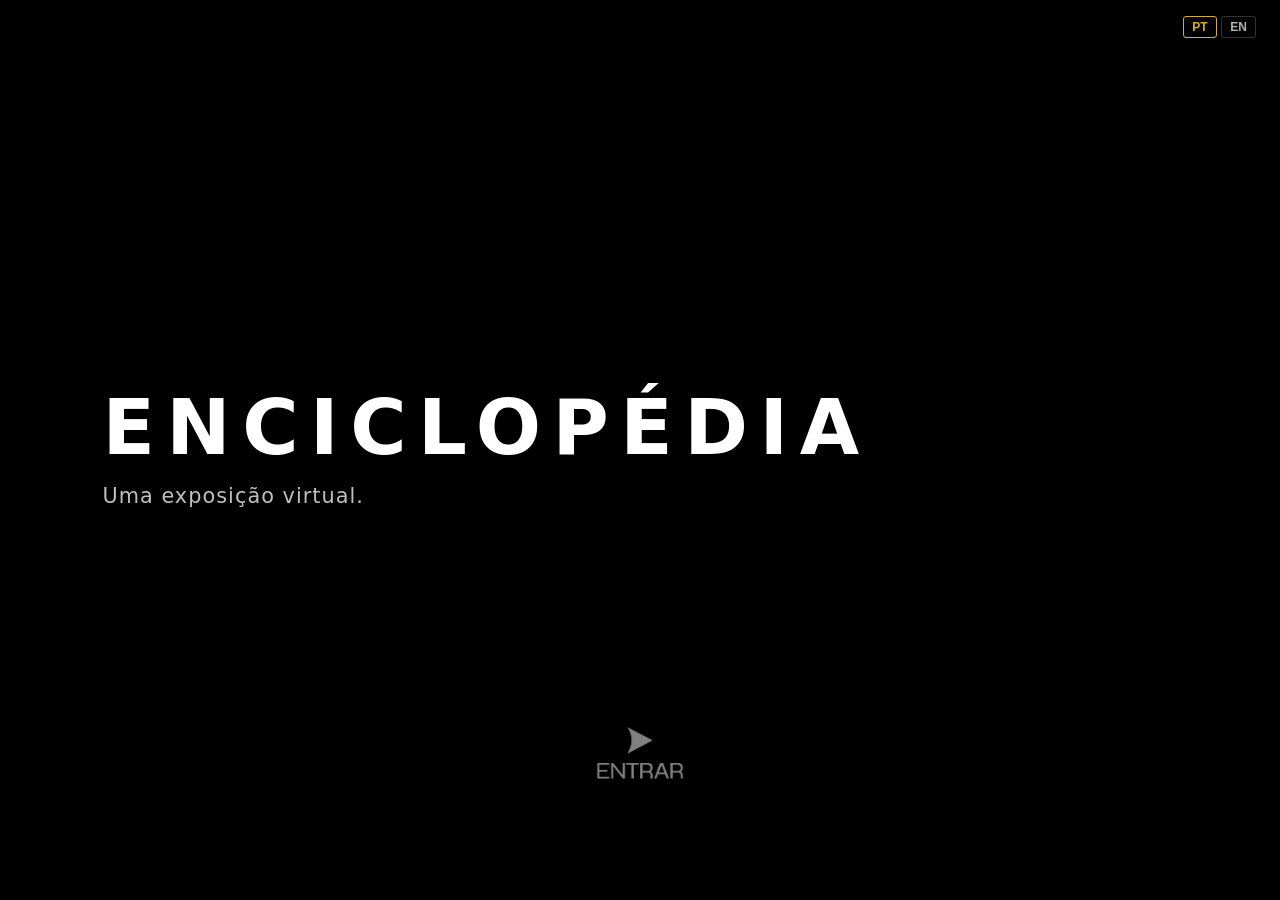
<file: index.html>
<!DOCTYPE html>
<html lang="pt">

<head>
  <meta charset="UTF-8" />
  <meta name="viewport" content="width=device-width, initial-scale=1.0" />
  <title>Exposição Virtual</title>
  <meta name="description" content="Exposição virtual de um projeto académico." />
  <link rel="stylesheet" href="css/style.css" />
</head>

<body>

  <section class="entry-screen" id="entry-screen" aria-label="Entrada da exposição">
    <video class="entry-video" autoplay muted loop playsinline>
      <source src="assets/videos/PÁGINA DE ENTRADA - FIM.mp4?v=2" type="video/mp4" />
    </video>
    <div class="entry-overlay"></div>
    <div class="entry-content">
      <h1 class="entry-title" data-pt="Enciclopédia" data-en="Encyclopaedia">Enciclopédia</h1>
      <p class="entry-subtitle" data-pt="Uma exposição virtual." data-en="A virtual exhibition.">Uma exposição virtual.</p>
    </div>
    <button class="entry-button" id="entry-button" type="button" aria-label="Entrar">
      <img src="assets/images/Ícone Entrar.png" alt="Entrar"
           data-pt-src="assets/images/Ícone Entrar.png"
           data-en-src="assets/images/ENTER.png" />
    </button>
  </section>

  <div id="site-content" hidden>

    <!-- Hero -->
    <section id="home" class="hero">
      <div class="hero-overlay"></div>
      <div class="hero-content">
        <h1 data-pt="A ENCICLOPÉDIA" data-en="THE ENCYCLOPAEDIA">A ENCICLOPÉDIA</h1>
        <a href="sobre.html" class="btn" data-pt="Iniciar a visita" data-en="Start the visit">Iniciar a visita</a>
      </div>
    </section>

  </div>

  <div class="lang-switcher" id="lang-switcher-entry">
    <button class="lang-btn lang-active" data-lang="pt">PT</button>
    <button class="lang-btn" data-lang="en">EN</button>
  </div>

  <script src="js/script.js"></script>
  <script src="js/i18n.js"></script>
</body>

</html>
</file>
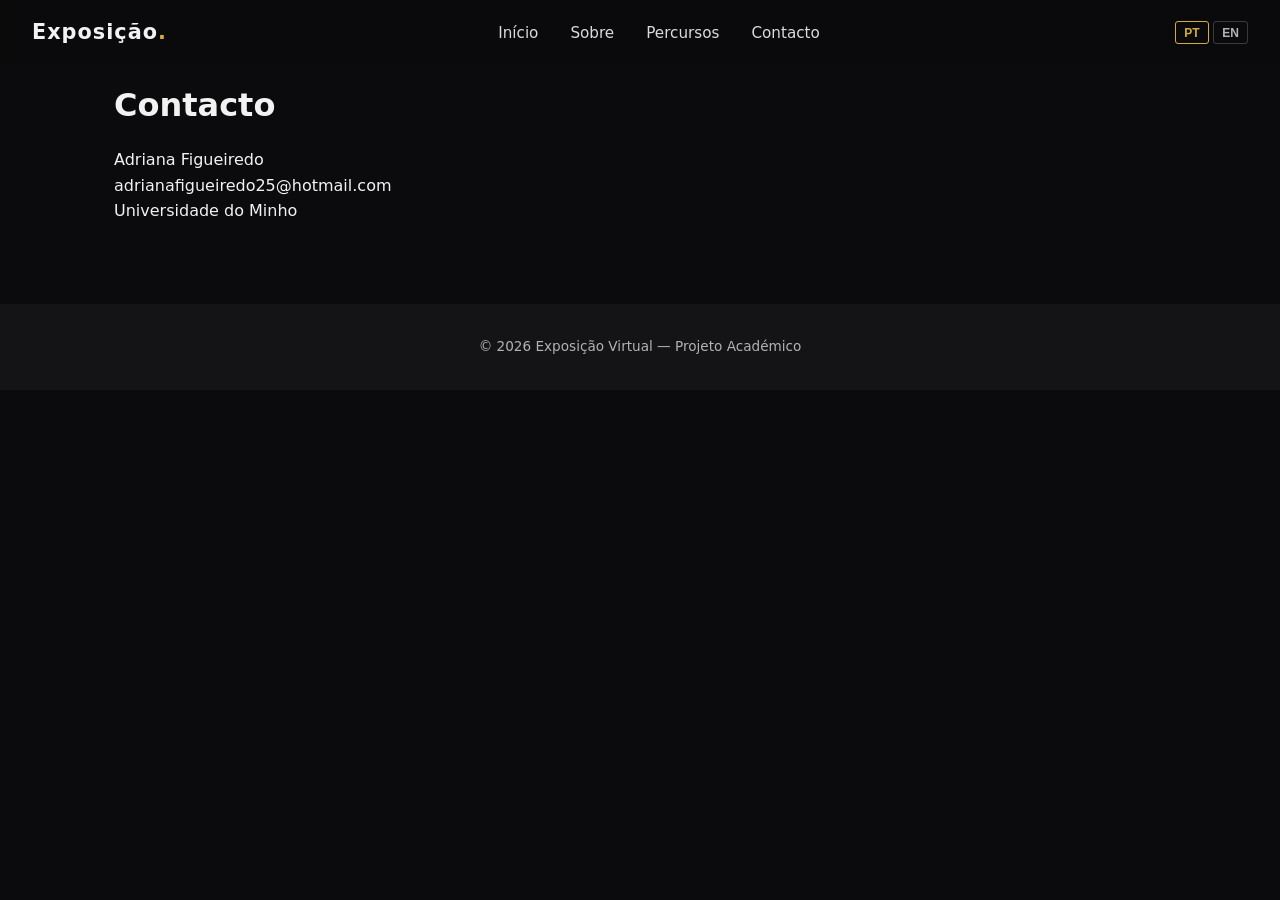
<file: contacto.html>
<!DOCTYPE html>
<html lang="pt">

<head>
  <meta charset="UTF-8" />
  <meta name="viewport" content="width=device-width, initial-scale=1.0" />
  <title>Contacto</title>
  <meta name="description" content="Contactos da exposição A Enciclopédia." />
  <link rel="stylesheet" href="css/style.css" />
</head>

<body>
  <header class="navbar">
    <a href="index.html" class="logo">Exposição<span>.</span></a>
    <nav>
      <ul>
        <li><a href="index.html" data-pt="Início" data-en="Home">Início</a></li>
        <li><a href="sobre.html" data-pt="Sobre" data-en="About">Sobre</a></li>
        <li><a href="percursos.html" data-pt="Percursos" data-en="Paths">Percursos</a></li>
        <li><a href="contacto.html" aria-current="page" data-pt="Contacto" data-en="Contact">Contacto</a></li>
      </ul>
    </nav>
    <div class="lang-switcher">
      <button class="lang-btn" data-lang="pt">PT</button>
      <button class="lang-btn" data-lang="en">EN</button>
    </div>
    <button class="nav-toggle" aria-label="Abrir menu">☰</button>
  </header>

  <main>
    <section class="section">
      <div class="container">
        <h2 data-pt="Contacto" data-en="Contact">Contacto</h2>
        <p>Adriana Figueiredo</p>
        <p>adrianafigueiredo25@hotmail.com</p>
        <p data-pt="Universidade do Minho" data-en="University of Minho">Universidade do Minho</p>
      </div>
    </section>
  </main>

  <footer class="footer">
    <p data-pt="&copy; 2026 Exposição Virtual — Projeto Académico" data-en="&copy; 2026 Virtual Exhibition — Academic Project">&copy; 2026 Exposição Virtual — Projeto Académico</p>
  </footer>

  <script src="js/script.js"></script>
  <script src="js/i18n.js"></script>
</body>

</html>
</file>
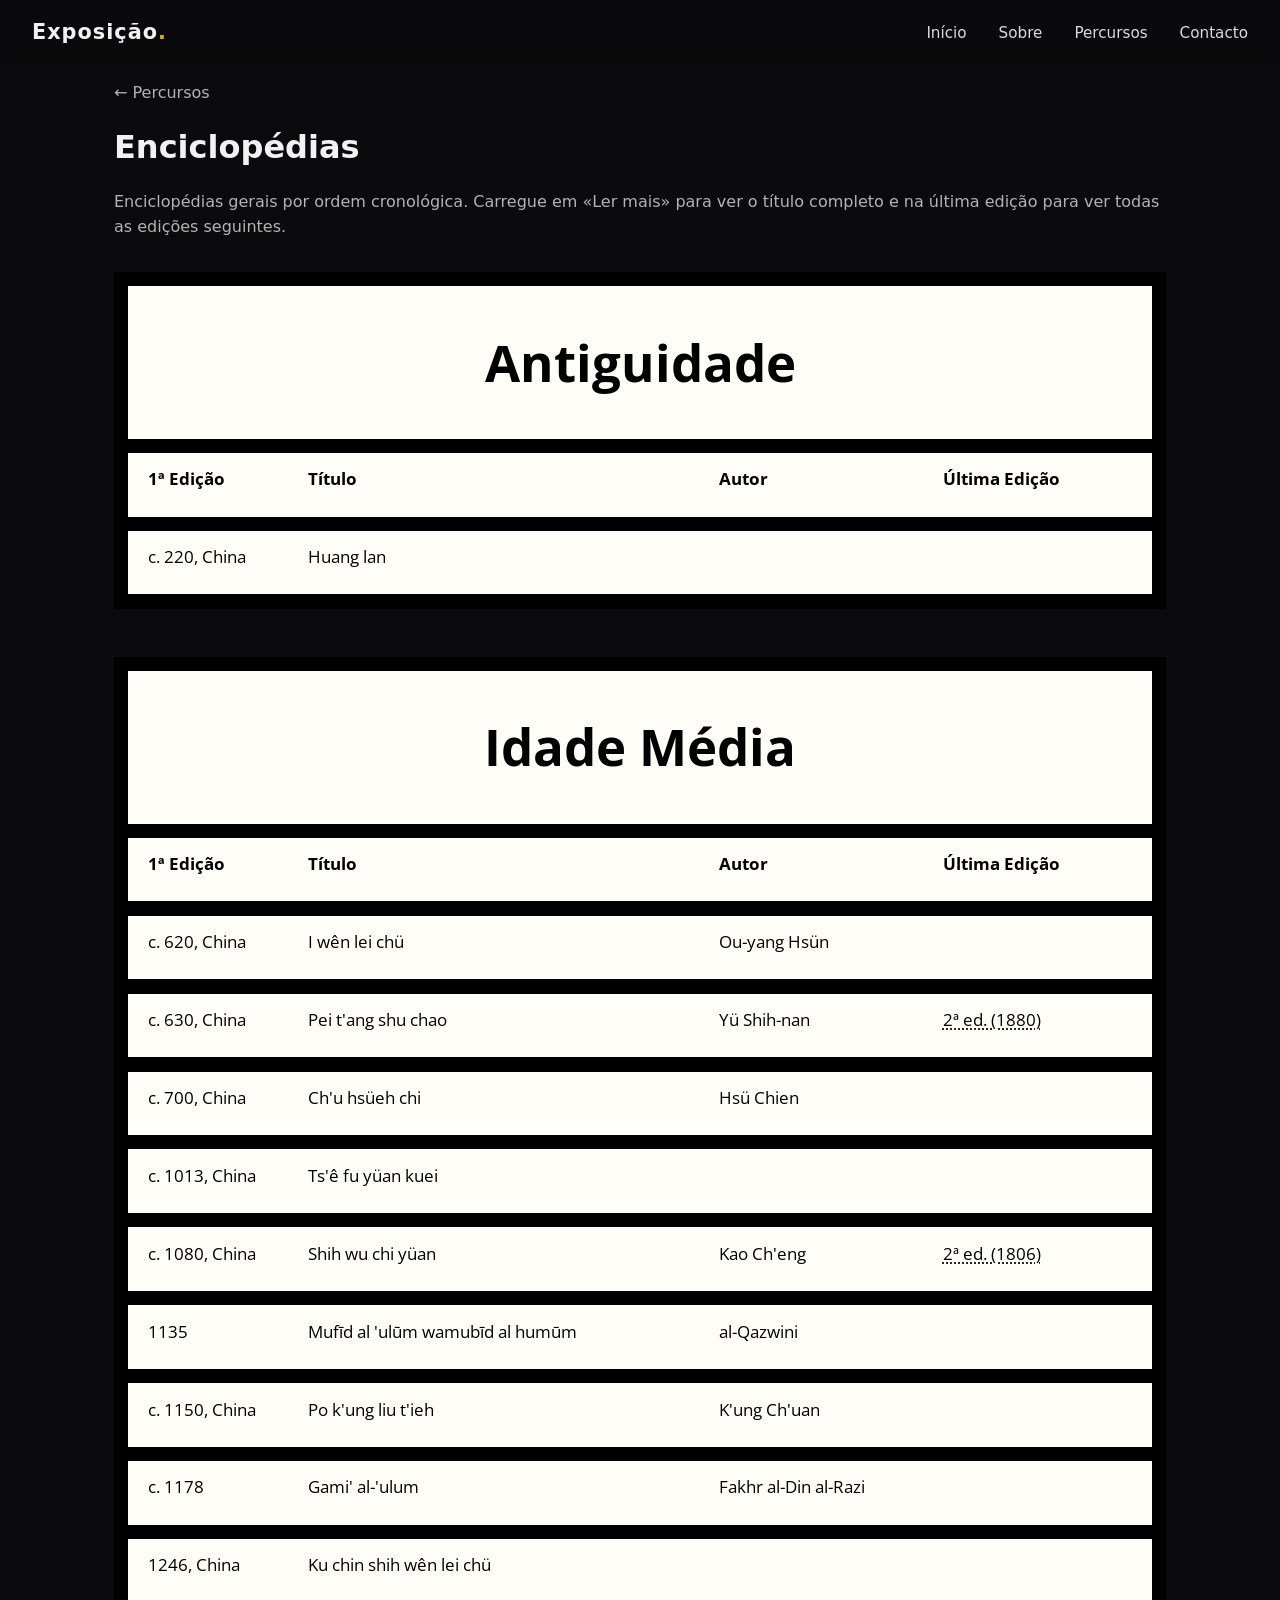
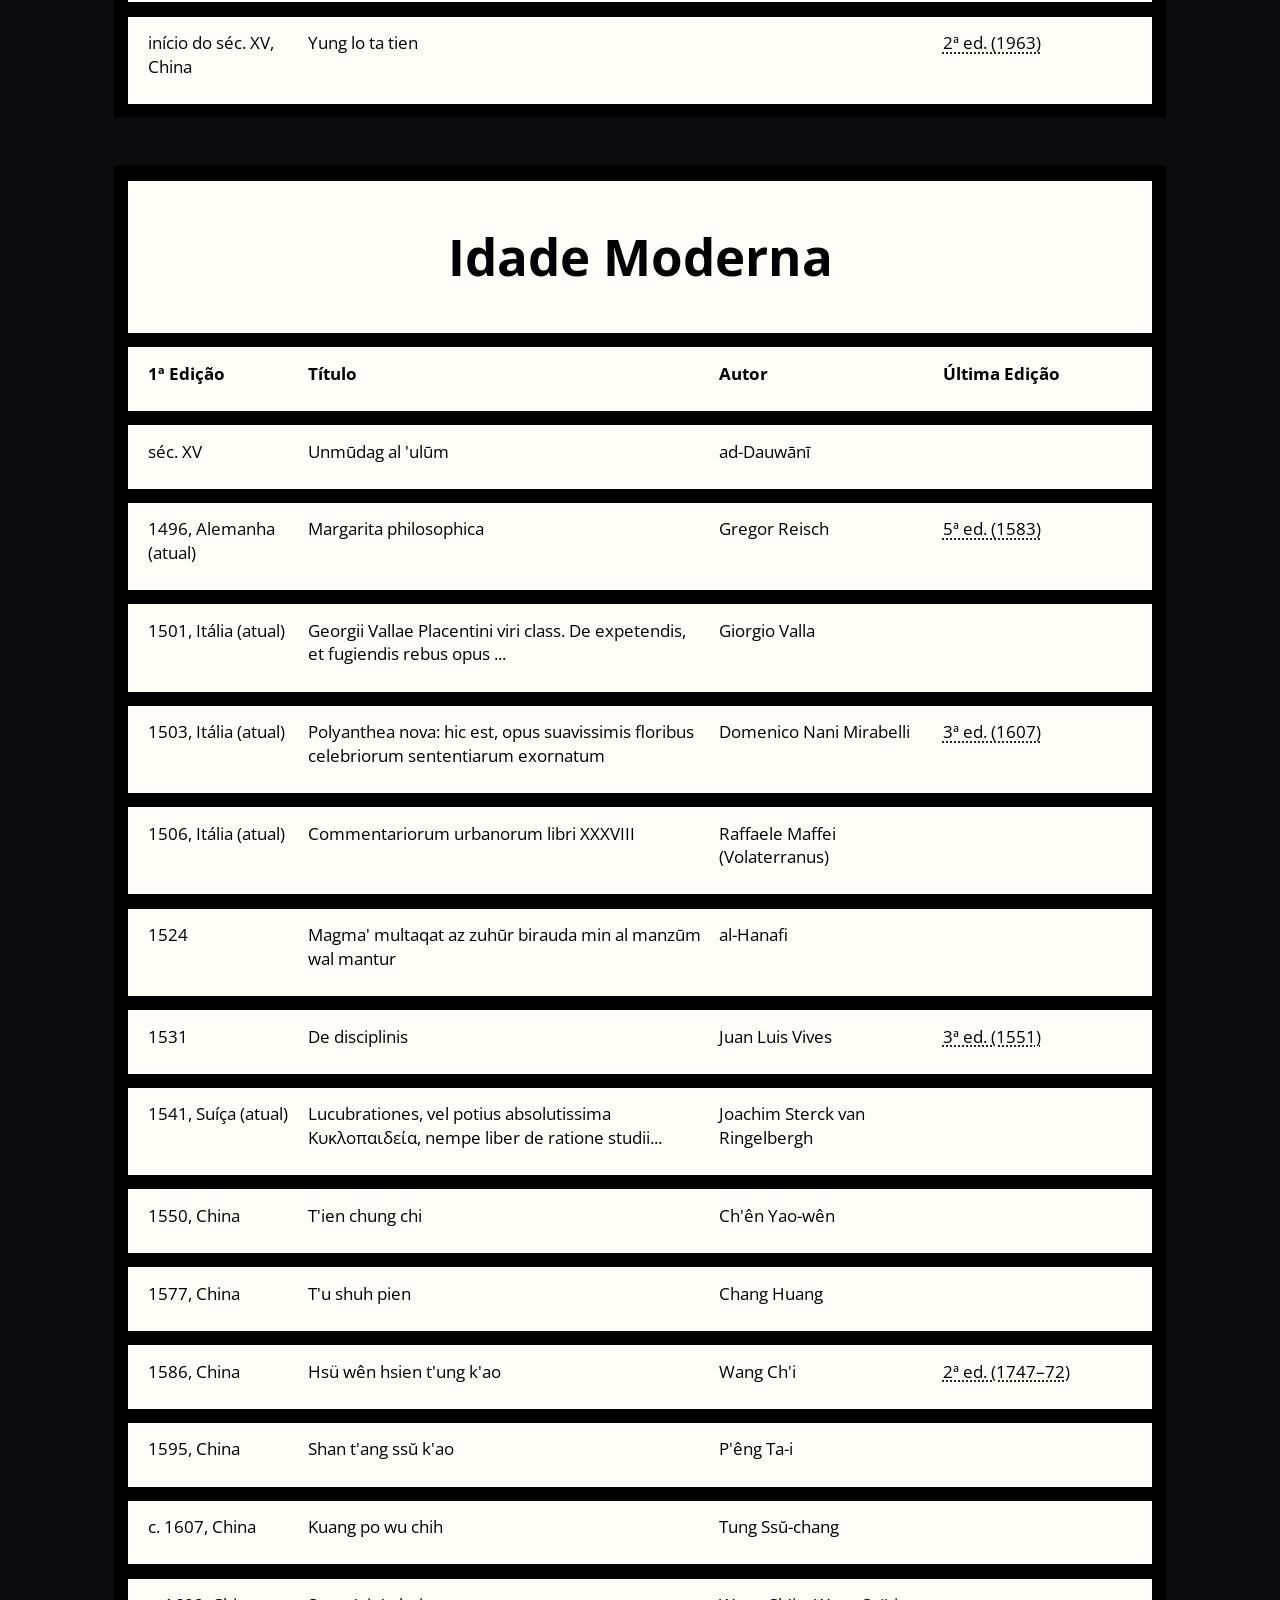
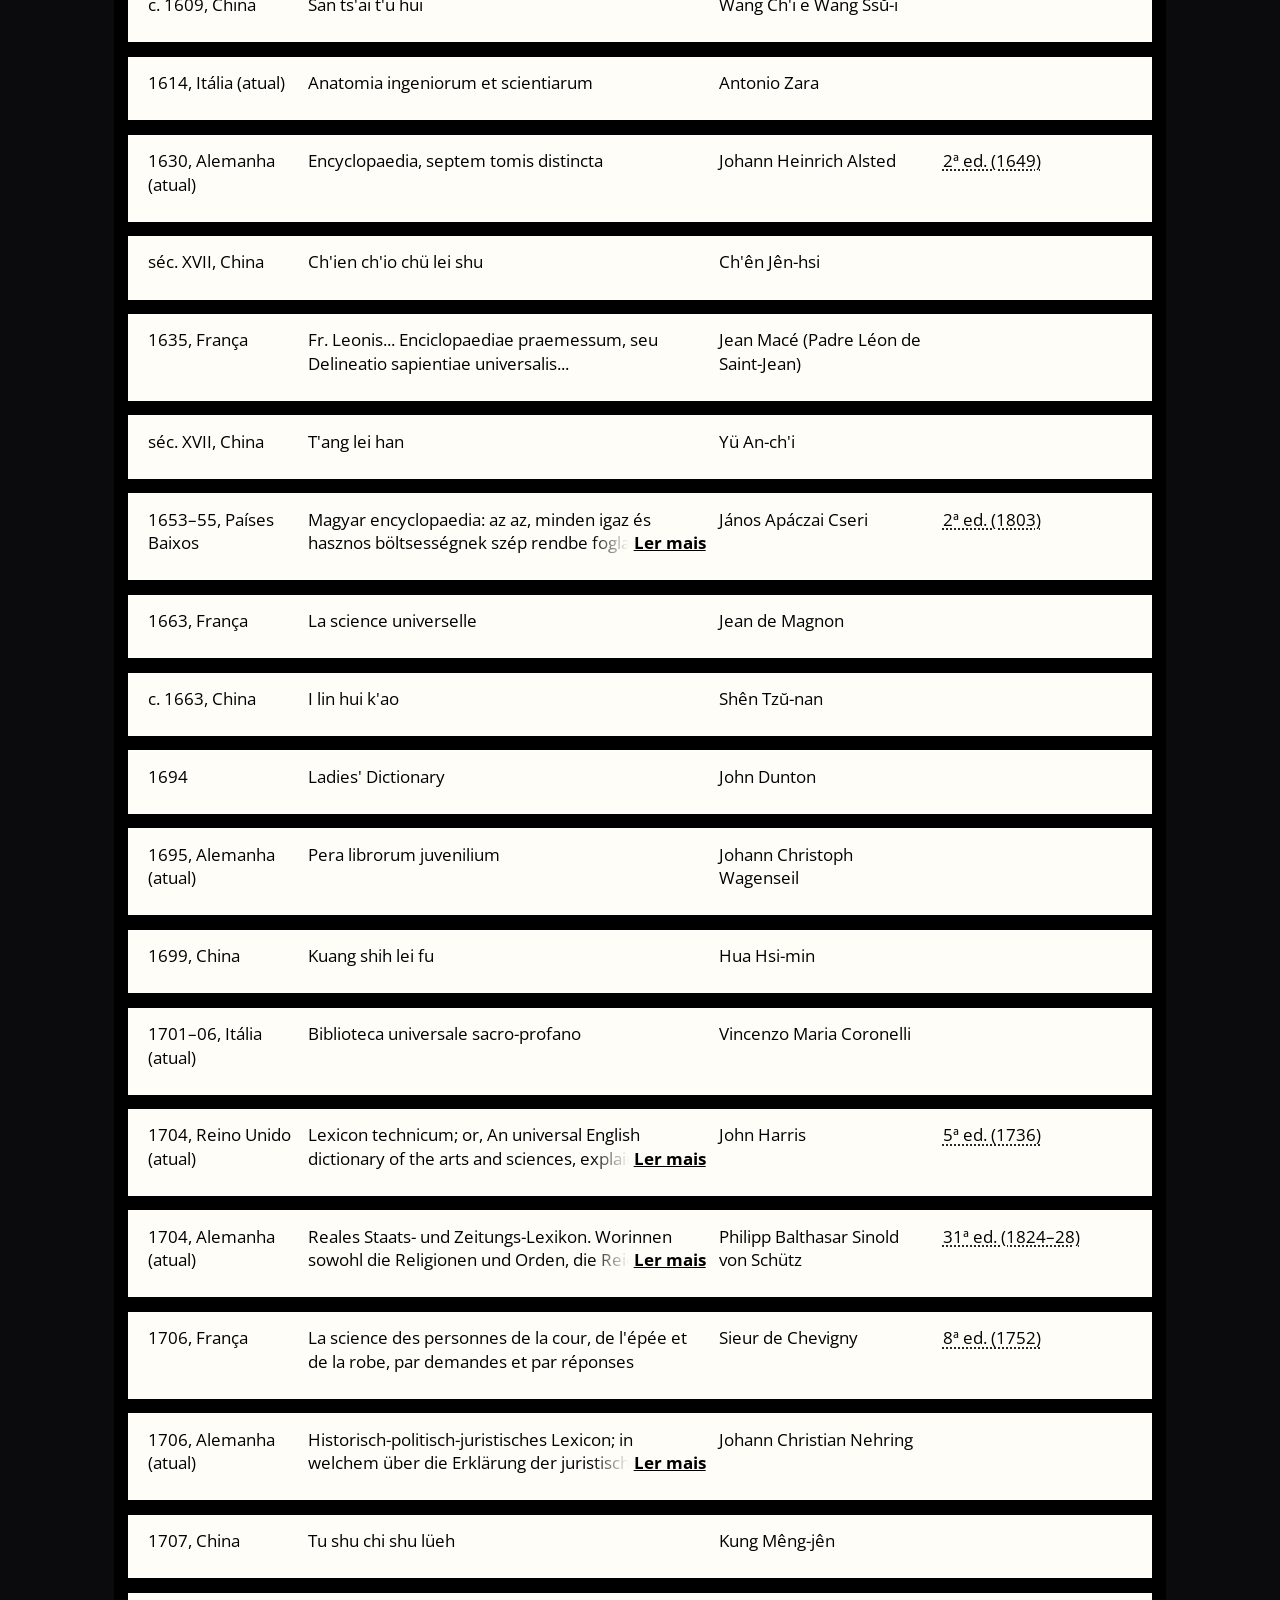
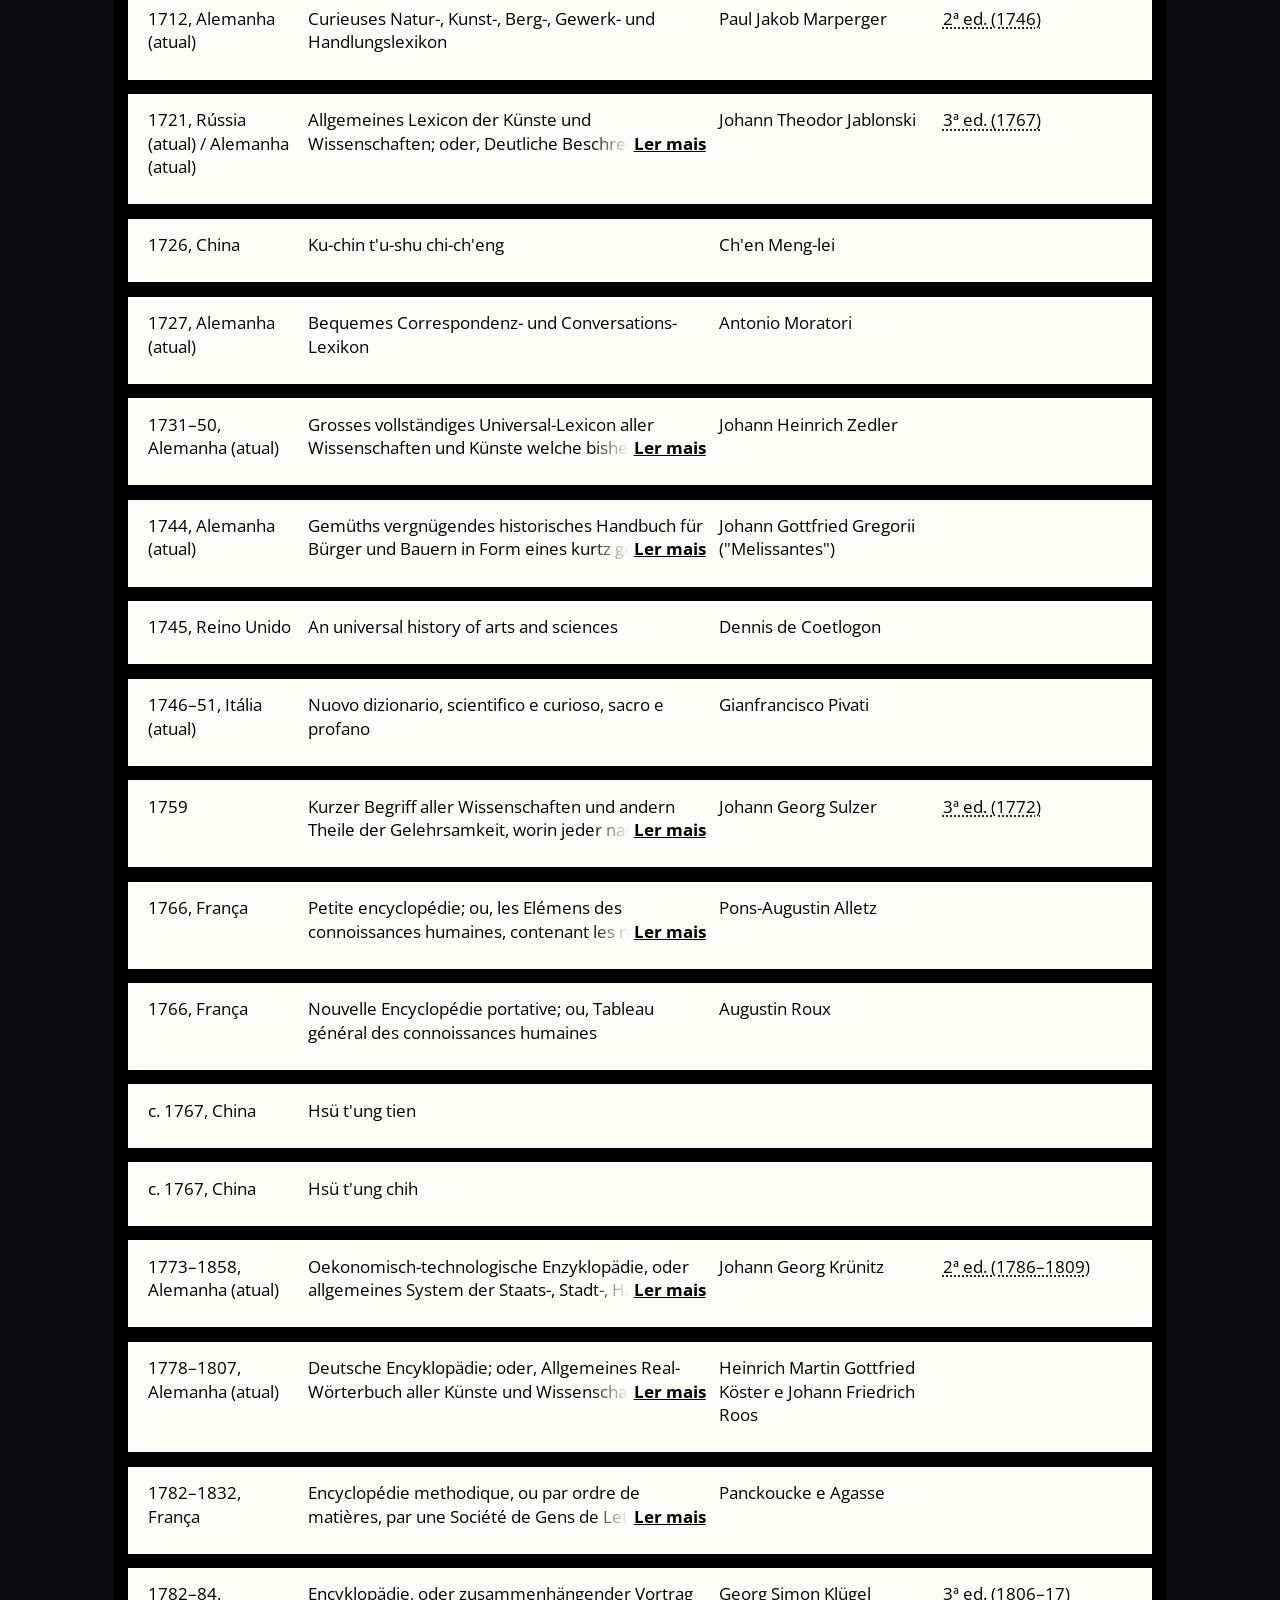
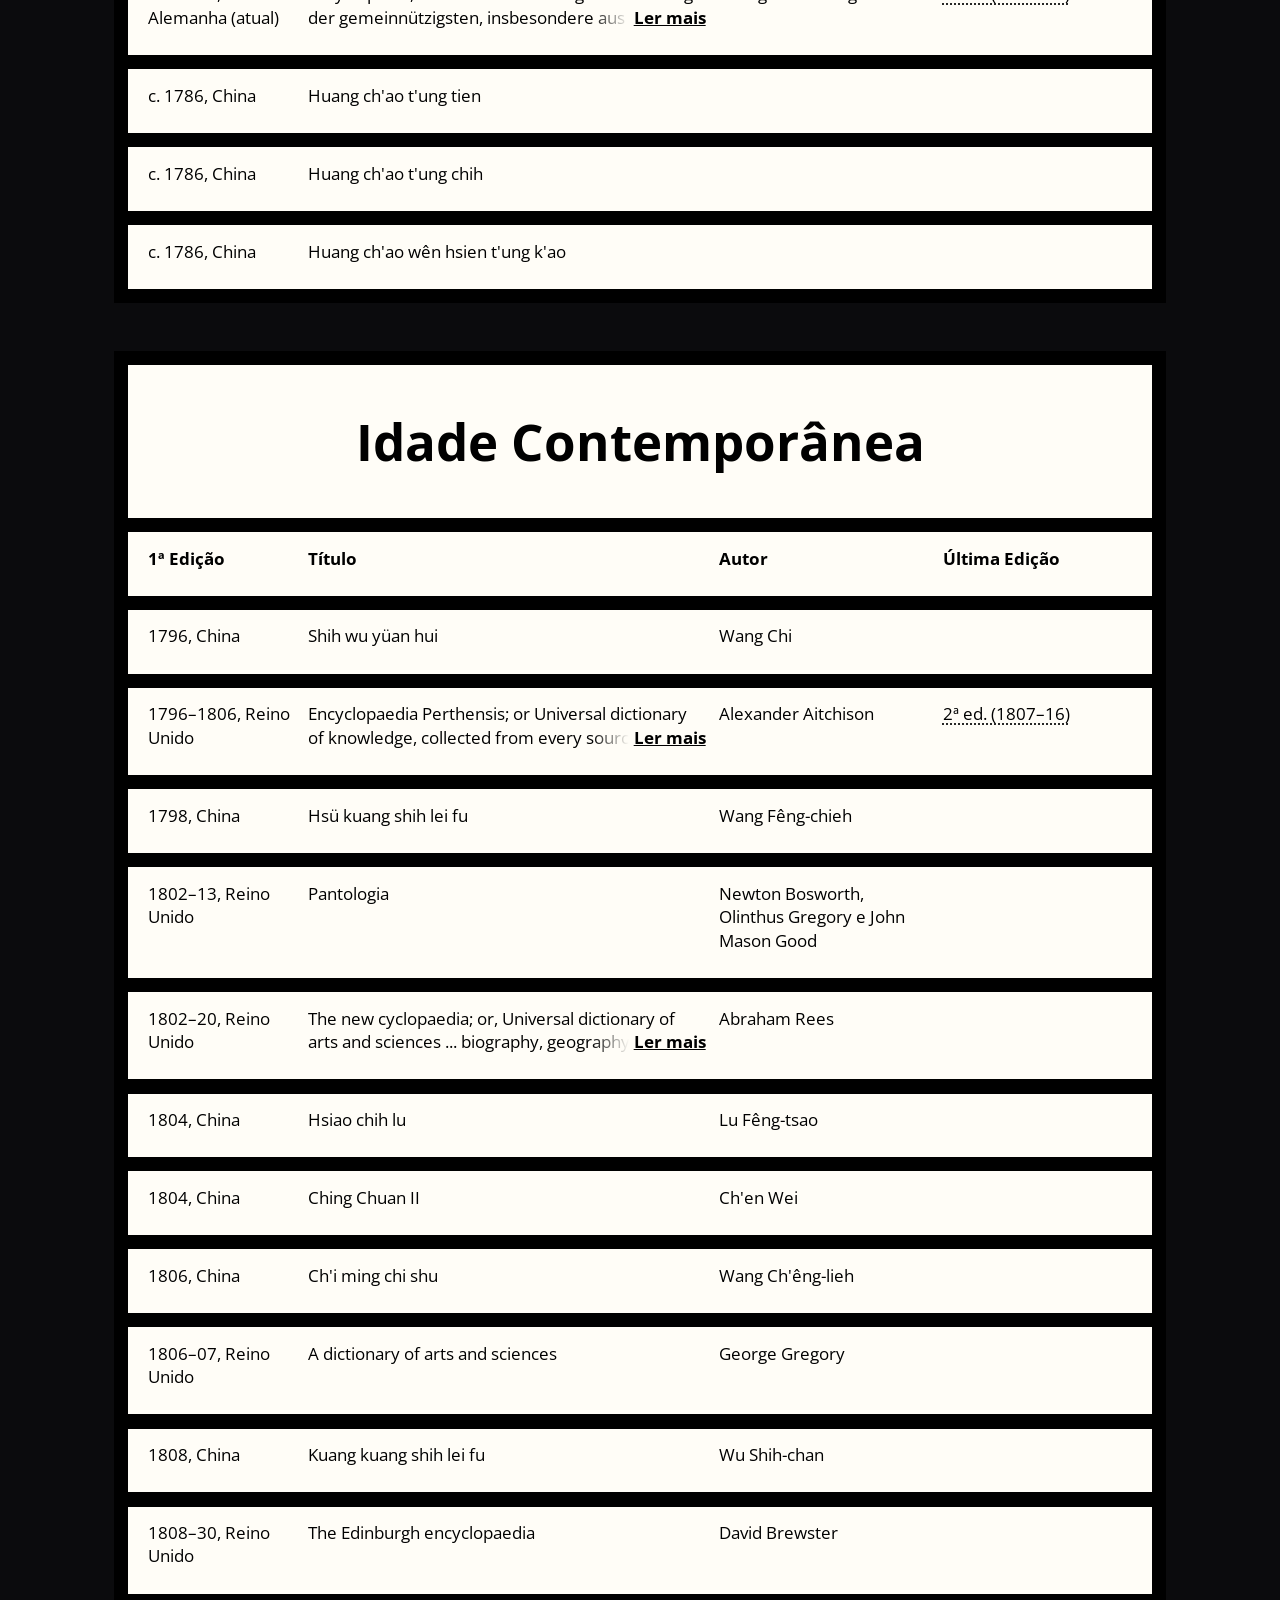
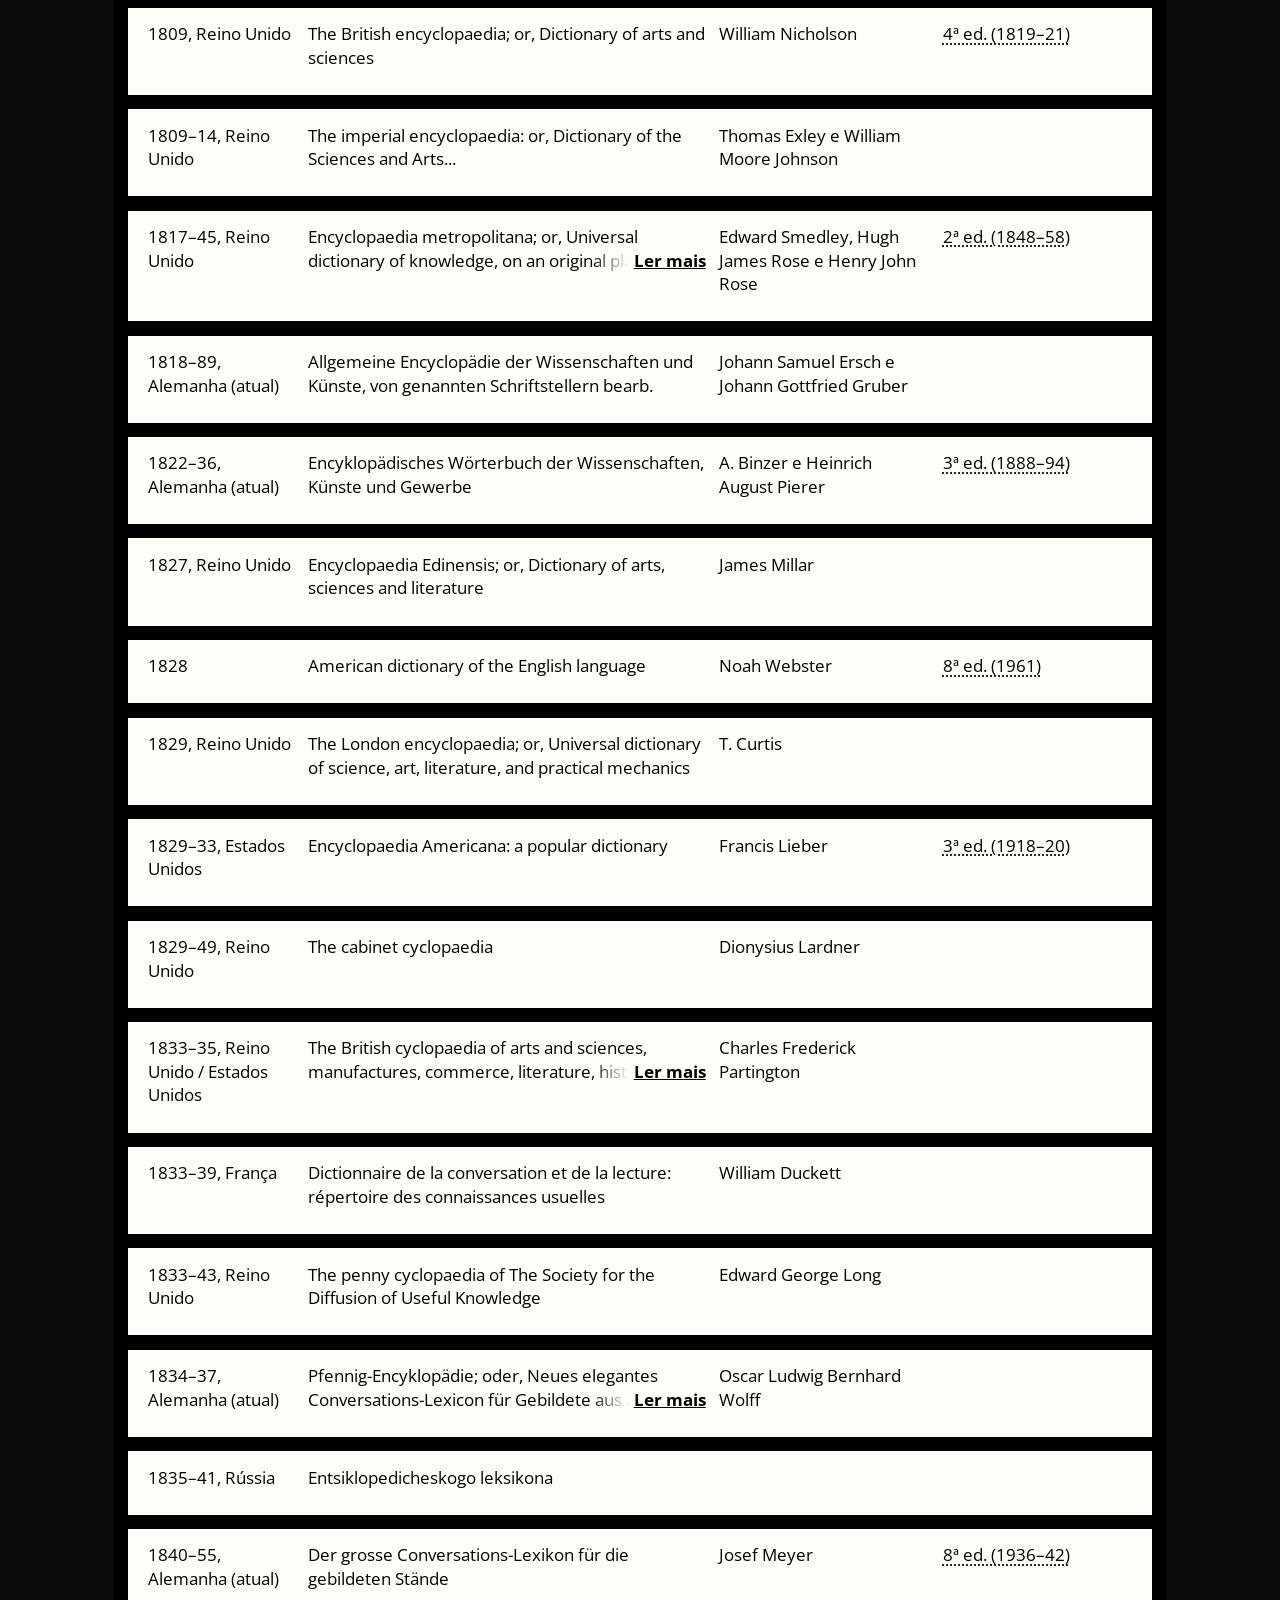
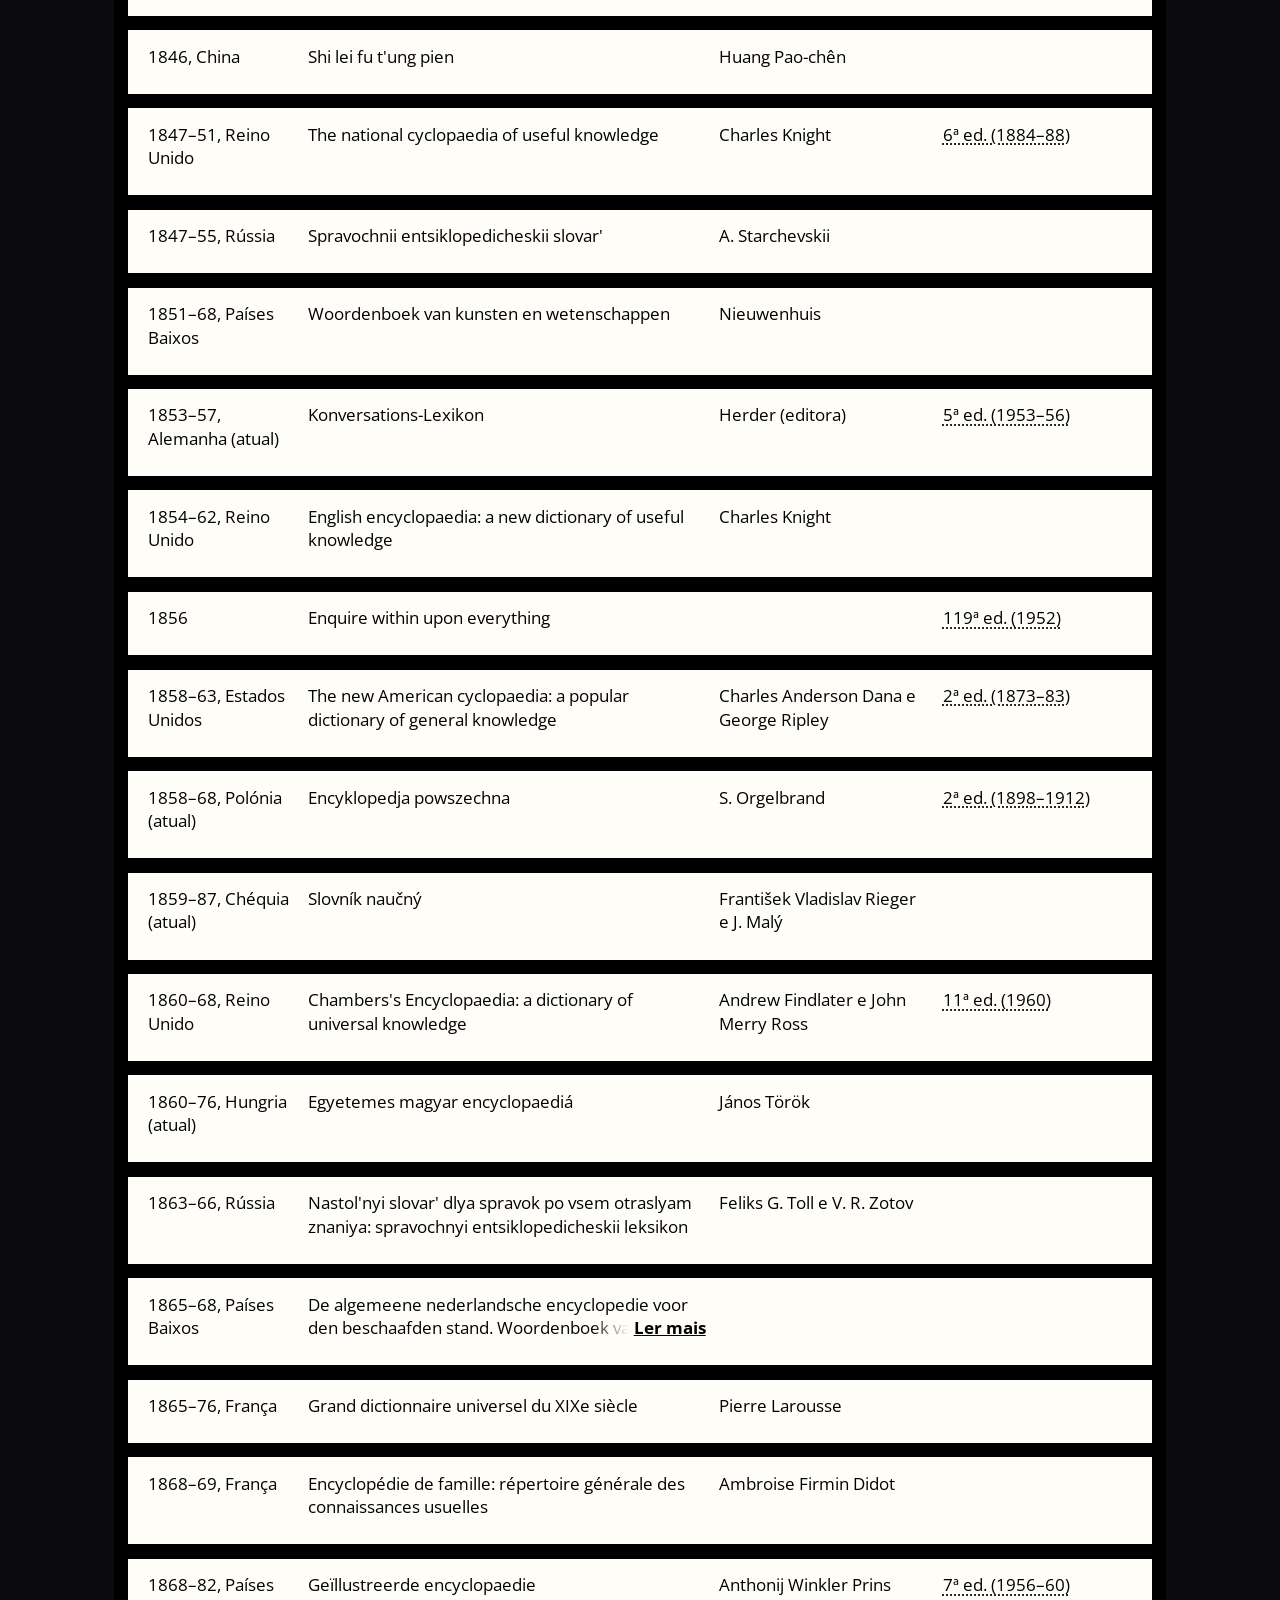
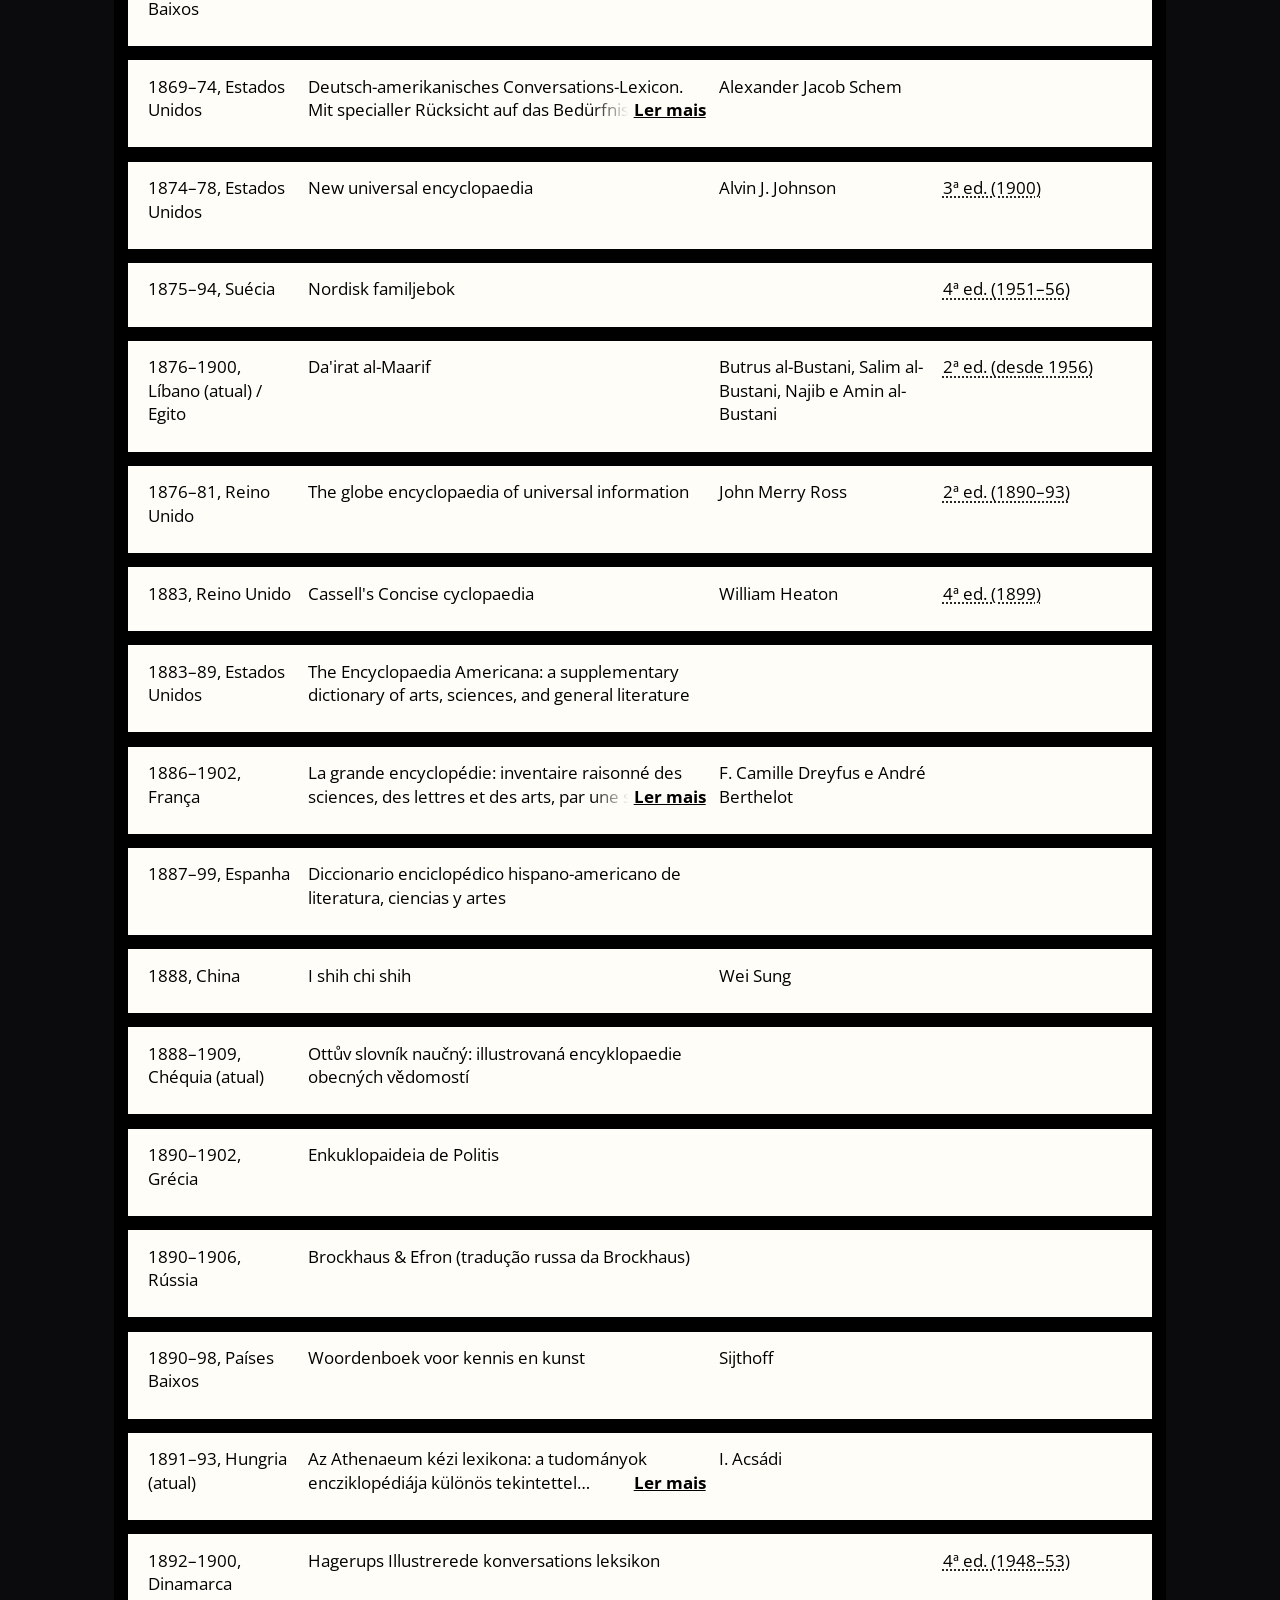
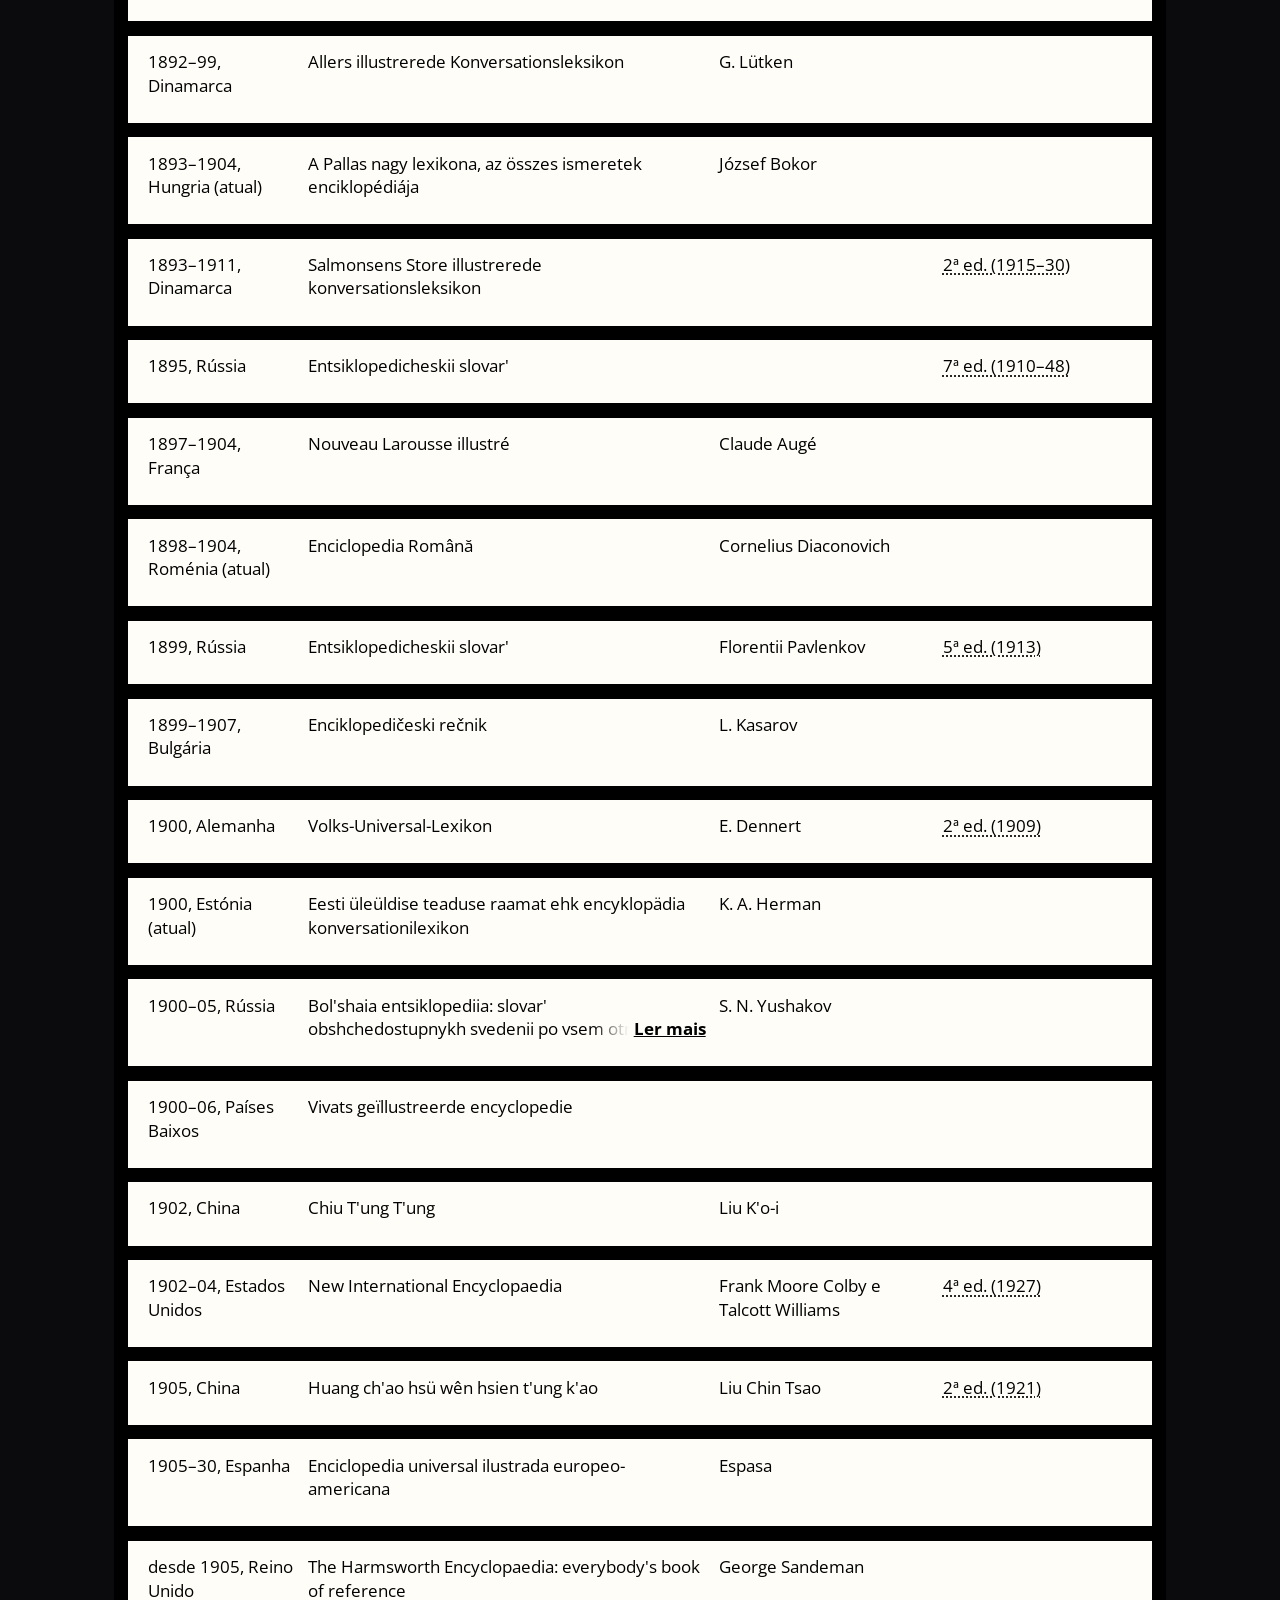
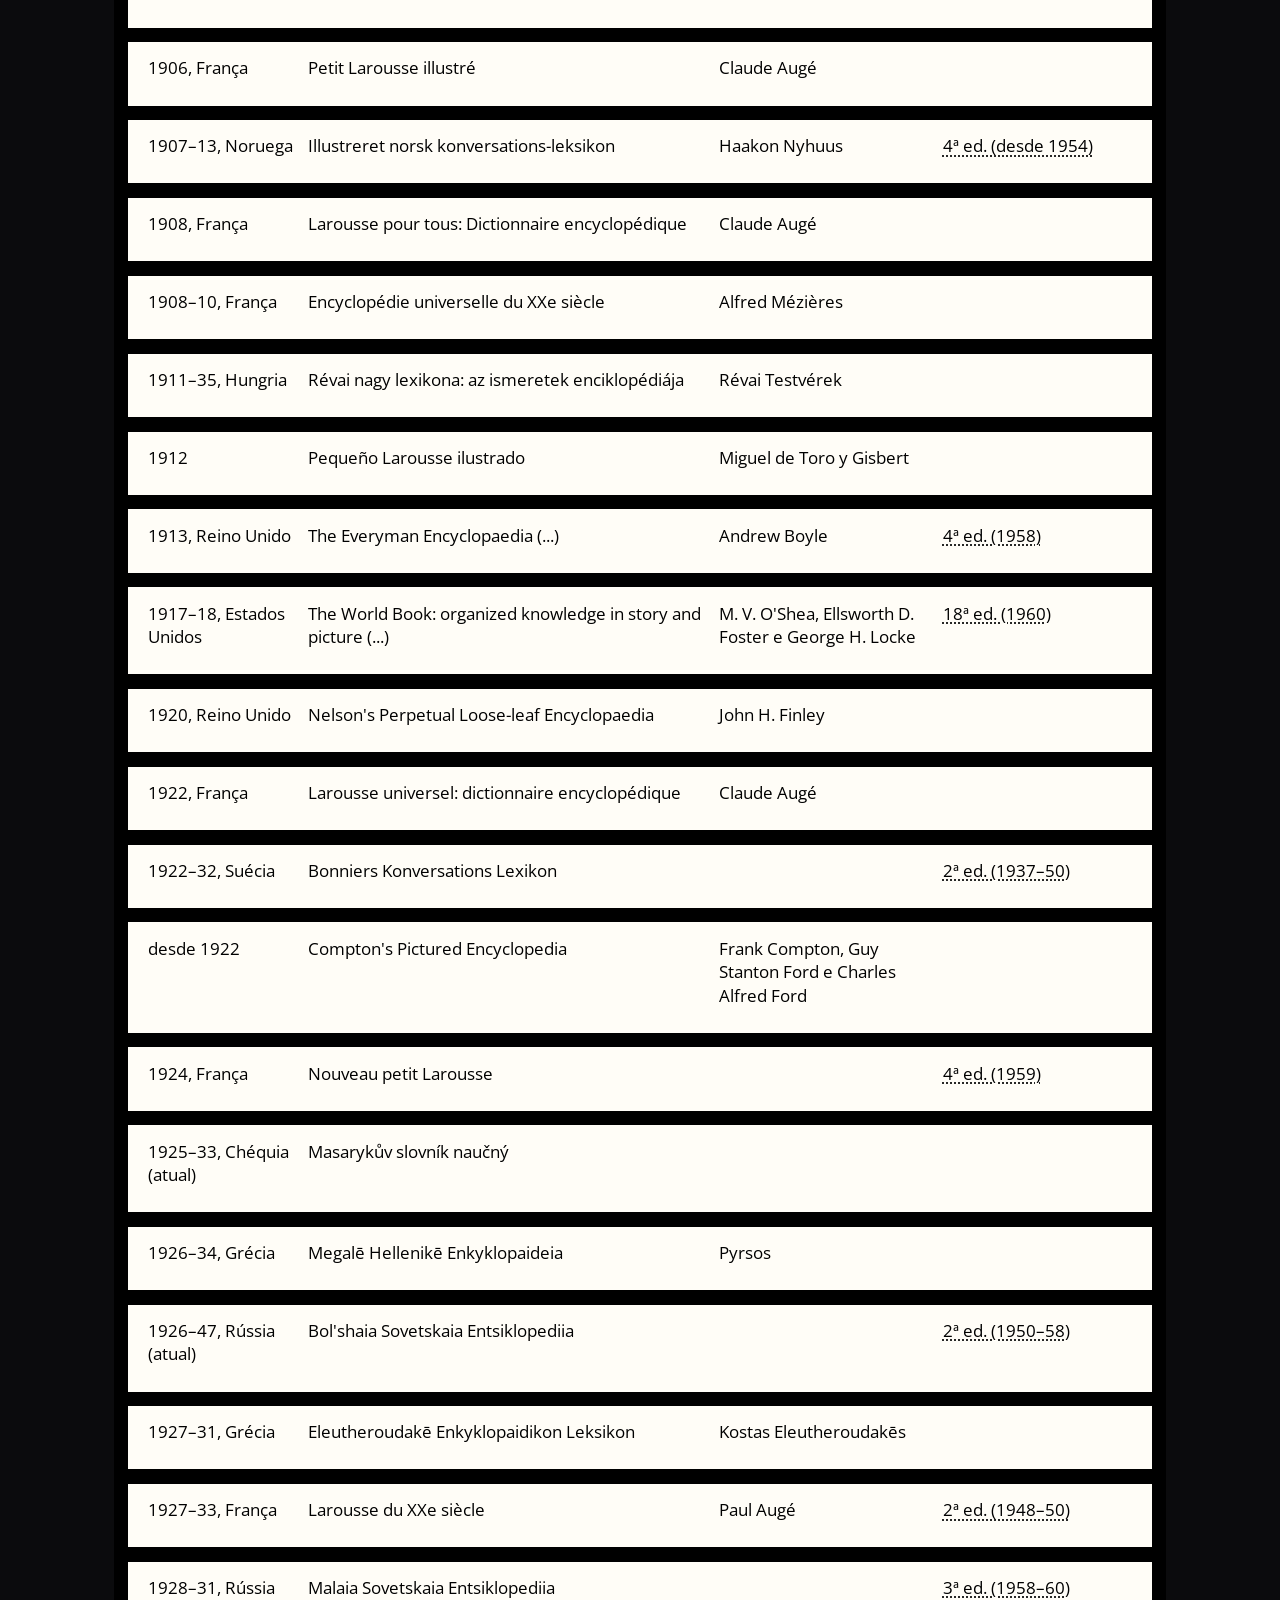
<file: enciclopedias.html>
<!DOCTYPE html>
<html lang="pt">
<head>
  <meta charset="UTF-8" />
  <meta name="viewport" content="width=device-width, initial-scale=1.0" />
  <title>Enciclopédias</title>
  <meta name="description" content="Tabela cronológica das enciclopédias gerais, com a 1.ª edição, o autor e as edições seguintes." />
  <link rel="stylesheet" href="css/style.css" />
  <link rel="stylesheet" href="css/enciclopedias.css" />
</head>
<body>
  <header class="navbar">
    <a href="index.html" class="logo">Exposição<span>.</span></a>
    <nav>
      <ul>
        <li><a href="index.html">Início</a></li>
        <li><a href="sobre.html">Sobre</a></li>
        <li><a href="percursos.html" aria-current="page">Percursos</a></li>
        <li><a href="contacto.html">Contacto</a></li>
      </ul>
    </nav>
    <button class="nav-toggle" aria-label="Abrir menu">☰</button>
  </header>

  <main>
    <section class="section">
      <div class="container">
        <p class="voltar"><a href="percursos.html">← Percursos</a></p>
        <h2>Enciclopédias</h2>
        <p class="section-subtitle">Enciclopédias gerais por ordem cronológica. Carregue em «Ler mais» para ver o
          título completo e na última edição para ver todas as edições seguintes.</p>

        <!-- As tabelas de cada época são geradas por js/enciclopedias.js a partir de js/enciclopedias-dados.js -->
        <div id="tabelas-epocas"></div>
        <noscript><p>Esta tabela precisa de JavaScript para ser apresentada.</p></noscript>
      </div>
    </section>
  </main>

  <footer class="footer">
    <p>&copy; 2026 Exposição Virtual — Projeto Académico</p>
  </footer>

  <div class="modal" id="modal">
    <button class="modal-close" id="modal-close" aria-label="Fechar">&times;</button>
    <div class="modal-content" id="modal-content"></div>
  </div>

  <script src="js/script.js"></script>
  <script src="js/enciclopedias-dados.js"></script>
  <script src="js/enciclopedias.js"></script>
</body>
</html>
</file>
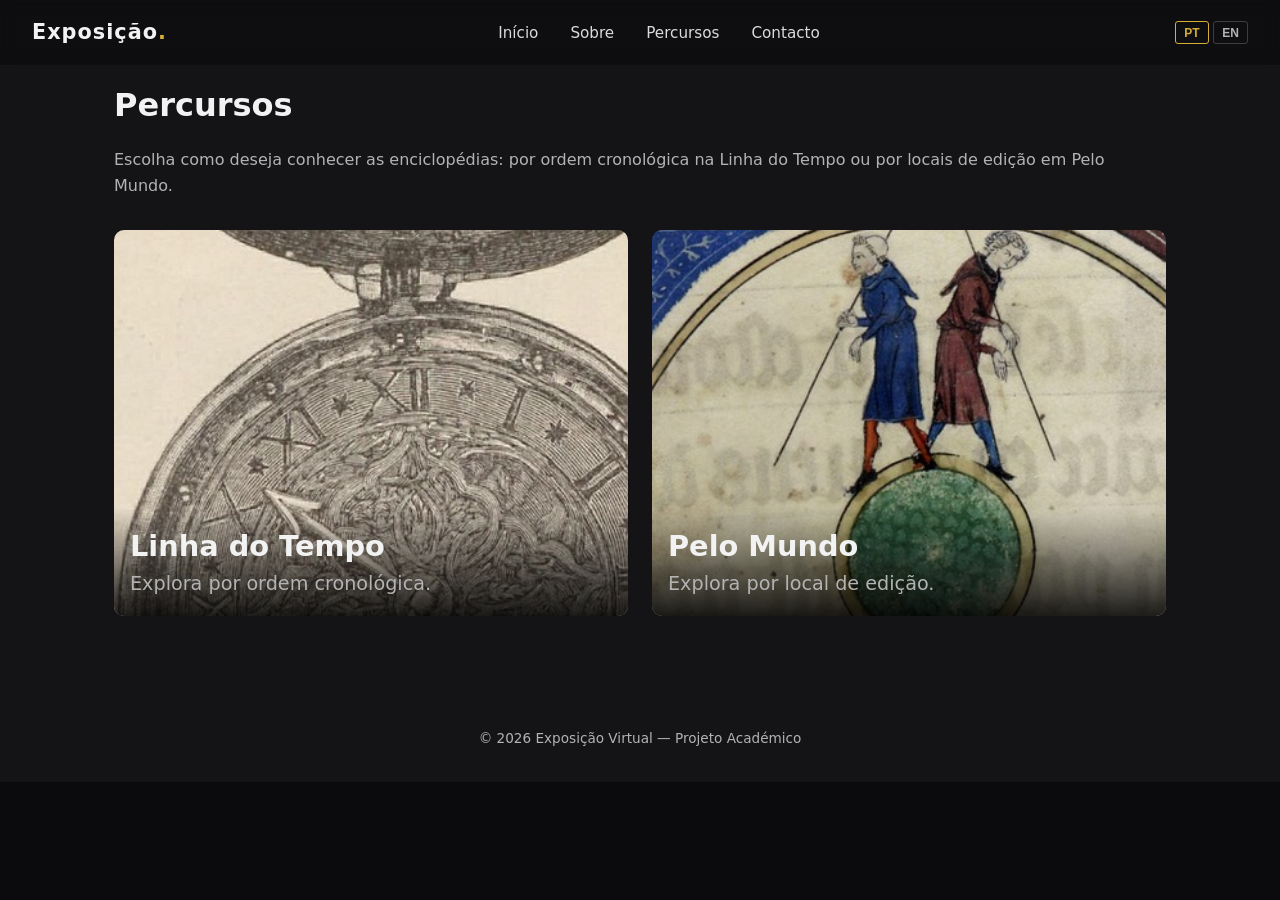
<file: percursos.html>
<!DOCTYPE html>
<html lang="pt">
<head>
  <meta charset="UTF-8" />
  <meta name="viewport" content="width=device-width, initial-scale=1.0" />
  <title>Percursos</title>
  <meta name="description" content="Percursos pela exposição A Enciclopédia." />
  <link rel="stylesheet" href="css/style.css" />
</head>
<body>
  <header class="navbar">
    <a href="index.html" class="logo">Exposição<span>.</span></a>
    <nav>
      <ul>
        <li><a href="index.html" data-pt="Início" data-en="Home">Início</a></li>
        <li><a href="sobre.html" data-pt="Sobre" data-en="About">Sobre</a></li>
        <li><a href="percursos.html" aria-current="page" data-pt="Percursos" data-en="Paths">Percursos</a></li>
        <li><a href="contacto.html" data-pt="Contacto" data-en="Contact">Contacto</a></li>
      </ul>
    </nav>
    <div class="lang-switcher">
      <button class="lang-btn" data-lang="pt">PT</button>
      <button class="lang-btn" data-lang="en">EN</button>
    </div>
    <button class="nav-toggle" aria-label="Abrir menu">☰</button>
  </header>

  <main>
    <section class="section section-alt">
      <div class="container">
        <h2 data-pt="Percursos" data-en="Paths">Percursos</h2>
        <p class="section-subtitle" data-pt="Escolha como deseja conhecer as enciclopédias: por ordem cronológica na Linha do Tempo ou por locais de edição em Pelo Mundo." data-en="Choose how you'd like to explore the encyclopaedias: in chronological order on the Timeline or by place of publication in Around the World.">Escolha como deseja conhecer as enciclopédias: por ordem cronológica na Linha do Tempo ou por locais de edição em Pelo Mundo.</p>

        <div class="gallery">
          <a class="gallery-item" href="linha-do-tempo.html">
            <img src="assets/images/Linha do Tempo.jpg" alt="Percurso Linha do Tempo" loading="lazy" />
            <div class="gallery-caption">
              <h3 data-pt="Linha do Tempo" data-en="Timeline">Linha do Tempo</h3>
              <p data-pt="Explora por ordem cronológica." data-en="Explore in chronological order.">Explora por ordem cronológica.</p>
            </div>
          </a>

          <a class="gallery-item" href="paises.html">
            <img src="assets/images/Países.jpg" alt="Percurso Pelo Mundo" loading="lazy" />
            <div class="gallery-caption">
              <h3 data-pt="Pelo Mundo" data-en="Around the World">Pelo Mundo</h3>
              <p data-pt="Explora por local de edição." data-en="Explore by place of publication.">Explora por local de edição.</p>
            </div>
          </a>

        </div>
      </div>
    </section>
  </main>

  <footer class="footer">
    <p data-pt="&copy; 2026 Exposição Virtual — Projeto Académico" data-en="&copy; 2026 Virtual Exhibition — Academic Project">&copy; 2026 Exposição Virtual — Projeto Académico</p>
  </footer>

  <div class="modal" id="modal">
    <button class="modal-close" id="modal-close" aria-label="Fechar">&times;</button>
    <div class="modal-content" id="modal-content"></div>
  </div>

  <script src="js/script.js"></script>
  <script src="js/i18n.js"></script>
</body>
</html>
</file>
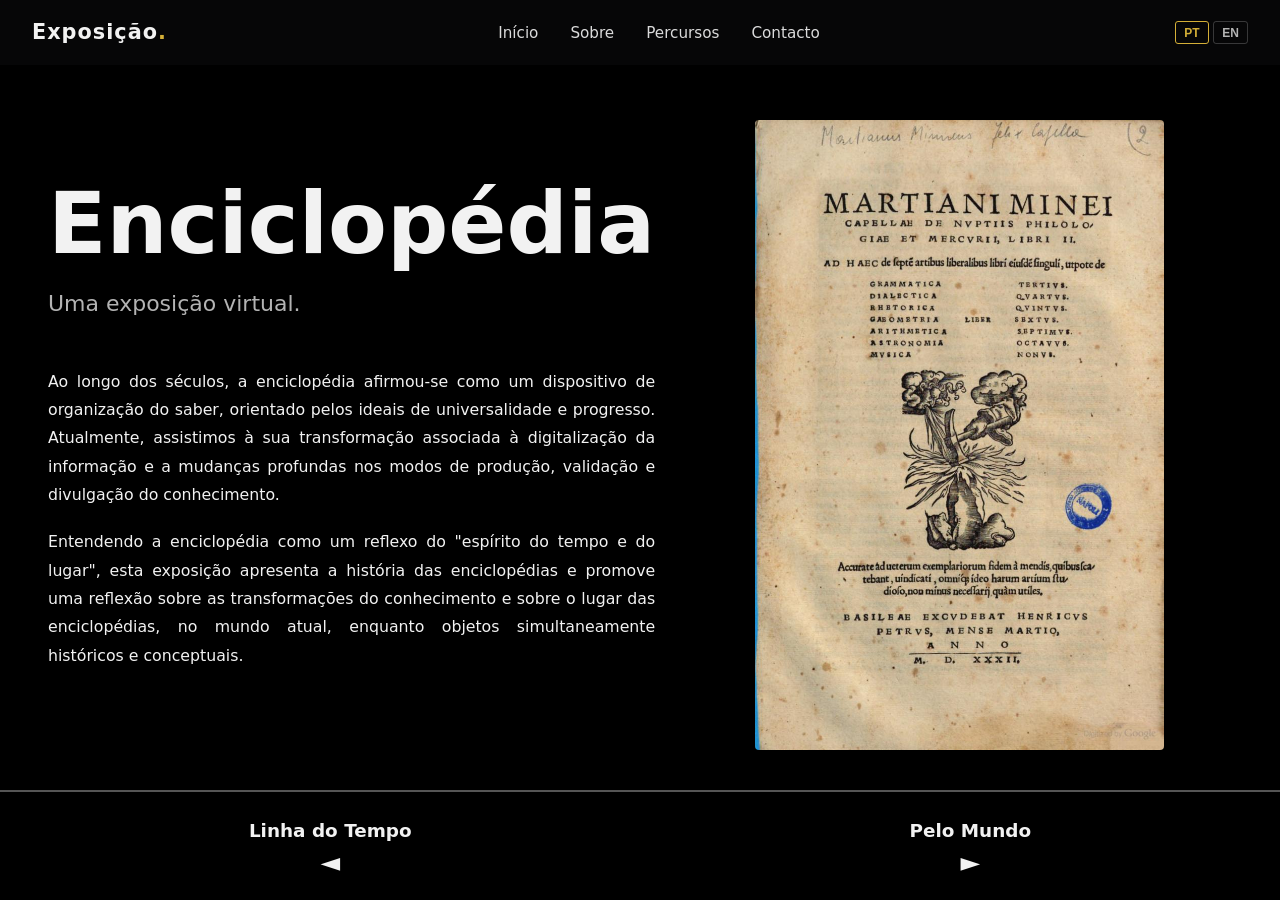
<file: sobre.html>
<!DOCTYPE html>
<html lang="pt">
<head>
  <meta charset="UTF-8" />
  <meta name="viewport" content="width=device-width, initial-scale=1.0" />
  <title>Sobre a Exposição</title>
  <meta name="description" content="Sobre a exposição A Enciclopédia." />
  <link rel="stylesheet" href="css/style.css" />
  <link rel="stylesheet" href="css/sobre.css" />
</head>
<body>
  <header class="navbar">
    <a href="index.html" class="logo">Exposição<span>.</span></a>
    <nav>
      <ul>
        <li><a href="index.html" data-pt="Início" data-en="Home">Início</a></li>
        <li><a href="sobre.html" aria-current="page" data-pt="Sobre" data-en="About">Sobre</a></li>
        <li><a href="percursos.html" data-pt="Percursos" data-en="Paths">Percursos</a></li>
        <li><a href="contacto.html" data-pt="Contacto" data-en="Contact">Contacto</a></li>
      </ul>
    </nav>
    <div class="lang-switcher">
      <button class="lang-btn" data-lang="pt">PT</button>
      <button class="lang-btn" data-lang="en">EN</button>
    </div>
    <button class="nav-toggle" aria-label="Abrir menu">☰</button>
  </header>

  <div class="sobre-page">
    <div class="sobre-conteudo">
      <div class="sobre-texto">
        <h1 data-pt="Enciclopédia" data-en="Encyclopaedia">Enciclopédia</h1>
        <p class="subtitulo" data-pt="Uma exposição virtual." data-en="A virtual exhibition.">Uma exposição virtual.</p>
        <p data-pt="Ao longo dos séculos, a enciclopédia afirmou-se como um dispositivo de organização do saber, orientado pelos ideais de universalidade e progresso. Atualmente, assistimos à sua transformação associada à digitalização da informação e a mudanças profundas nos modos de produção, validação e divulgação do conhecimento." data-en="Over the centuries, the encyclopaedia established itself as a device for organising knowledge, guided by the ideals of universality and progress. Today, we are witnessing its transformation linked to the digitalisation of information and profound changes in the modes of production, validation and dissemination of knowledge.">Ao longo dos séculos, a enciclopédia afirmou-se como um dispositivo de organização do saber, orientado pelos ideais de universalidade e progresso. Atualmente, assistimos à sua transformação associada à digitalização da informação e a mudanças profundas nos modos de produção, validação e divulgação do conhecimento.</p>
        <p data-pt="Entendendo a enciclopédia como um reflexo do &quot;espírito do tempo e do lugar&quot;, esta exposição apresenta a história das enciclopédias e promove uma reflexão sobre as transformações do conhecimento e sobre o lugar das enciclopédias, no mundo atual, enquanto objetos simultaneamente históricos e conceptuais." data-en="Understanding the encyclopaedia as a reflection of the &quot;spirit of the time and place&quot;, this exhibition presents the history of encyclopaedias and promotes a reflection on the transformations of knowledge and on the place of encyclopaedias in today's world as objects that are simultaneously historical and conceptual.">Entendendo a enciclopédia como um reflexo do "espírito do tempo e do lugar", esta exposição apresenta a história das enciclopédias e promove uma reflexão sobre as transformações do conhecimento e sobre o lugar das enciclopédias, no mundo atual, enquanto objetos simultaneamente históricos e conceptuais.</p>
      </div>
      <div class="sobre-imagem">
        <img src="assets/images/Percursos/Martianus M. Feliz Capella/INTERNET ARCHIVE - 1532 - Martiani Minei Capellae De nuptiis philologiae et Mercurii, libri 2. Ad haec de septem artibus liberalibus libri eiusdem singuli, ... Accurate ad ueterum exemplariorum fidem à mendis, quibus scatebant, uindicati, ...jpg" alt="Página de um livro antigo — De nuptiis Philologiae et Mercurii, Martianus Capella, 1532" />
      </div>
    </div>

    <nav class="sobre-nav" aria-label="Percursos">
      <a href="linha-do-tempo.html">
        <span data-pt="Linha do Tempo" data-en="Timeline">Linha do Tempo</span>
        <span class="seta" aria-hidden="true">◄</span>
      </a>
      <a href="paises.html">
        <span data-pt="Pelo Mundo" data-en="Around the World">Pelo Mundo</span>
        <span class="seta" aria-hidden="true">►</span>
      </a>
    </nav>
  </div>

  <script src="js/script.js"></script>
  <script src="js/i18n.js"></script>
</body>
</html>
</file>
<file: css/style.css>
:root {
  --bg: #0b0b0d;
  --bg-alt: #141417;
  --text: #f2f2f2;
  --muted: #b3b3b3;
  --accent: #d4af37;
  --max-width: 1100px;
}

* {
  margin: 0;
  padding: 0;
  box-sizing: border-box;
}

html {
  scroll-behavior: smooth;
}

body {
  background: var(--bg);
  color: var(--text);
  font-family: 'Segoe UI', system-ui, sans-serif;
  line-height: 1.6;
}

a {
  color: inherit;
  text-decoration: none;
}

.entry-screen {
  position: relative;
  display: grid;
  place-items: center;
  width: 100%;
  min-height: 100vh;
  min-height: 100svh;
  overflow: hidden;
  background: #000;
}

.entry-screen[hidden],
#site-content[hidden] {
  display: none;
}

.entry-video,
.entry-overlay {
  position: absolute;
  inset: 0;
  width: 100%;
  height: 100%;
}

.entry-video {
  object-fit: cover;
}

.entry-overlay {
  background: rgba(0, 0, 0, 0.35);
  pointer-events: none;
}

.entry-content {
  position: relative;
  z-index: 1;
  display: flex;
  flex-direction: column;
  align-items: flex-start;
  text-align: left;
  padding: 0 clamp(2rem, 8vw, 8rem);
  width: 100%;
}

.entry-title {
  font-size: clamp(2.4rem, 6vw, 5rem);
  font-weight: 900;
  letter-spacing: 0.15em;
  text-transform: uppercase;
  color: #fff;
  line-height: 1.1;
}

.entry-subtitle {
  font-size: clamp(0.95rem, 2vw, 1.3rem);
  font-weight: 300;
  color: rgba(255, 255, 255, 0.75);
  margin-top: 0.6rem;
  letter-spacing: 0.05em;
}

.entry-button {
  position: absolute;
  bottom: 5rem;
  left: 50%;
  transform: translateX(-50%);
  z-index: 1;
  width: clamp(6rem, 10vw, 9rem);
  aspect-ratio: 1;
  padding: 0;
  border: none;
  background: transparent;
  cursor: pointer;
  transition: transform 0.2s ease;
}

.entry-button:hover {
  transform: translateX(-50%) scale(1.08);
}

.entry-button:focus-visible {
  outline: 2px solid #fff;
  outline-offset: 4px;
}

.entry-button img {
  display: block;
  width: 100%;
  height: 100%;
  object-fit: contain;
}

.container {
  max-width: var(--max-width);
  margin: 0 auto;
  padding: 0 1.5rem;
}

/* Navbar */
.navbar {
  position: fixed;
  top: 0;
  left: 0;
  right: 0;
  display: flex;
  align-items: center;
  justify-content: space-between;
  padding: 1rem 2rem;
  background: rgba(11, 11, 13, 0.6);
  backdrop-filter: blur(8px);
  z-index: 100;
}

.logo {
  font-size: 1.3rem;
  font-weight: 700;
  letter-spacing: 1px;
}

.logo span {
  color: var(--accent);
}

.navbar nav ul {
  display: flex;
  gap: 2rem;
  list-style: none;
}

.navbar nav a {
  font-size: 0.95rem;
  opacity: 0.9;
  transition: opacity 0.2s;
}

.navbar nav a:hover {
  opacity: 1;
  color: var(--accent);
}

.nav-toggle {
  display: none;
  background: none;
  border: none;
  color: var(--text);
  font-size: 1.5rem;
  cursor: pointer;
}

.lang-switcher {
  display: flex;
  gap: 0.3rem;
  margin-left: 1.5rem;
}

.lang-switcher[id="lang-switcher-entry"] {
  position: fixed;
  top: 1rem;
  right: 1.5rem;
  z-index: 101;
  margin-left: 0;
}

.lang-btn {
  background: none;
  border: 1px solid rgba(255, 255, 255, 0.2);
  color: var(--muted);
  font-size: 0.75rem;
  font-weight: 600;
  padding: 0.2rem 0.5rem;
  border-radius: 3px;
  cursor: pointer;
  transition: color 0.2s, border-color 0.2s;
}

.lang-btn:hover {
  color: var(--text);
  border-color: var(--accent);
}

.lang-btn.lang-active {
  color: var(--accent);
  border-color: var(--accent);
}

/* Hero */
.hero {
  position: relative;
  height: 100vh;
  display: flex;
  align-items: center;
  justify-content: center;
  overflow: hidden;
  text-align: center;
}

.hero-overlay {
  position: absolute;
  inset: 0;
  background: linear-gradient(180deg, rgba(0,0,0,0.5), rgba(0,0,0,0.75));
  z-index: 1;
}

.hero-content {
  position: relative;
  z-index: 2;
  padding: 1.5rem;
}

.hero-content h1 {
  font-size: clamp(2rem, 5vw, 3.5rem);
  margin-bottom: 1rem;
}

.hero-content p {
  color: var(--muted);
  font-size: 1.1rem;
  margin-bottom: 2rem;
}

.btn {
  display: inline-block;
  padding: 0.8rem 2rem;
  border: 1px solid var(--accent);
  border-radius: 999px;
  color: var(--accent);
  font-weight: 600;
  transition: all 0.25s;
}

.btn:hover {
  background: var(--accent);
  color: #0b0b0d;
}

/* Sections */
.section {
  padding: 5rem 0;
}

.section-alt {
  background: var(--bg-alt);
}

.section h2 {
  font-size: 2rem;
  margin-bottom: 1rem;
}

.section-subtitle {
  color: var(--muted);
  margin-bottom: 2rem;
}

/* Gallery */
.gallery {
  display: grid;
  grid-template-columns: repeat(auto-fit, minmax(260px, 1fr));
  gap: 1.5rem;
}

.gallery-item {
  position: relative;
  border-radius: 10px;
  overflow: hidden;
  background: #1c1c20;
  cursor: pointer;
  aspect-ratio: 4 / 3;
  display: flex;
  align-items: flex-end;
}

.gallery-item img,
.gallery-item video {
  position: absolute;
  inset: 0;
  width: 100%;
  height: 100%;
  object-fit: cover;
  transition: transform 0.35s ease;
}

.gallery-item:hover img,
.gallery-item:hover video {
  transform: scale(1.06);
}

.gallery-caption {
  position: relative;
  z-index: 2;
  width: 100%;
  padding: 1rem;
  background: linear-gradient(0deg, rgba(0,0,0,0.85), transparent);
}

.gallery-caption h3 {
  font-size: 1.8rem;
  transition: color 0.2s;
}

.gallery-caption p {
  color: var(--muted);
  font-size: 1.2rem;
  transition: color 0.2s;
}

.gallery-item:hover .gallery-caption h3,
.gallery-item:hover .gallery-caption p {
  color: var(--accent, #d4af37);
}

.gallery-text {
  padding: 1.5rem;
}

.gallery-text p {
  color: var(--muted);
}

/* Footer */
.footer {
  text-align: center;
  padding: 2rem;
  color: var(--muted);
  font-size: 0.85rem;
  background: var(--bg-alt);
}

/* Modal */
.modal {
  display: none;
  position: fixed;
  inset: 0;
  background: rgba(0, 0, 0, 0.92);
  z-index: 1000;
  align-items: center;
  justify-content: center;
  padding: 2rem;
}

.modal.active {
  display: flex;
}

.modal-content img,
.modal-content video {
  max-width: 90vw;
  max-height: 85vh;
  border-radius: 8px;
}

.modal-close {
  position: absolute;
  top: 1.5rem;
  right: 2rem;
  background: none;
  border: none;
  color: var(--text);
  font-size: 2.5rem;
  cursor: pointer;
  line-height: 1;
}

/* Responsive */
@media (max-width: 768px) {
  .navbar nav {
    position: absolute;
    top: 100%;
    left: 0;
    right: 0;
    background: var(--bg-alt);
    flex-direction: column;
    display: none;
  }

  .navbar nav.open {
    display: flex;
  }

  .navbar nav ul {
    flex-direction: column;
    padding: 1.5rem;
    gap: 1rem;
  }

  .nav-toggle {
    display: block;
  }

  .lang-switcher {
    margin-left: auto;
    margin-right: 1rem;
  }
}
</file>
<file: css/enciclopedias.css>
/* Página Enciclopédias — tabela por épocas, ao estilo do design das fichas
   (linhas claras sobre fundo preto, Open Sans). */

@font-face {
  font-family: 'Open Sans';
  src: url('../assets/fonts/OpenSans.ttf') format('truetype');
  font-weight: 300 800;
  font-display: swap;
}

:root {
  --tabela-fundo: #000;
  --tabela-linha: #fffdf7;
  --tabela-texto: #000;
  --tabela-gap: 0.9rem;     /* intervalo entre linhas brancas */
  --tabela-espaco: 0.8em;   /* ≈ 3 espaços entre colunas */
}

.voltar {
  margin-bottom: 1rem;
}

.voltar a {
  color: var(--muted);
}

.voltar a:hover {
  color: var(--accent);
}

.epoca {
  background: var(--tabela-fundo);
  padding: var(--tabela-gap);
  margin-bottom: 3rem;
  font-family: 'Open Sans', system-ui, sans-serif;
  color: var(--tabela-texto);
}

.epoca-nome {
  background: var(--tabela-linha);
  text-align: center;
  font-size: clamp(1.8rem, 5vw, 3.2rem);
  font-weight: 700;
  padding: 2.2rem 1rem;
  margin-bottom: var(--tabela-gap);
}

.linha {
  display: grid;
  grid-template-columns: 213fr 577fr 305fr 275fr;
  column-gap: var(--tabela-espaco);
  align-items: start;
  background: var(--tabela-linha);
  padding: 0.9rem 1.2rem 1.6rem;
  margin-bottom: var(--tabela-gap);
  font-size: 1.05rem;
  line-height: 1.4;
}

.linha:last-child {
  margin-bottom: 0;
}

.linha-cabecalho {
  font-weight: 700;
}

.linha > div {
  min-width: 0;
  overflow-wrap: break-word;
}

/* Título: no máximo 2 linhas, com «Ler mais» no fim da 2.ª linha */
.titulo {
  position: relative;
}

.titulo-texto {
  display: -webkit-box;
  -webkit-box-orient: vertical;
  -webkit-line-clamp: 2;
  line-clamp: 2;
  overflow: hidden;
}

.titulo.aberto .titulo-texto {
  display: block;
  -webkit-line-clamp: unset;
  line-clamp: unset;
}

.ler-mais {
  position: absolute;
  right: 0;
  bottom: 0;
  padding-left: 2.5em;
  background: linear-gradient(90deg, rgba(255, 253, 247, 0), var(--tabela-linha) 2.2em);
  border: none;
  font: inherit;
  font-weight: 700;
  color: var(--tabela-texto);
  text-decoration: underline;
  cursor: pointer;
}

.titulo.aberto .ler-mais {
  position: static;
  padding: 0;
  background: none;
  margin-top: 0.2rem;
}

.ler-mais[hidden] {
  display: none;
}

/* Última edição: abre a lista das edições seguintes */
.btn-edicoes {
  border: none;
  background: none;
  padding: 0;
  font: inherit;
  color: inherit;
  text-align: left;
  text-decoration: underline dotted;
  text-underline-offset: 0.2em;
  cursor: pointer;
}

.btn-edicoes:hover,
.ler-mais:hover {
  color: #6b4f00;
}

.btn-edicoes:focus-visible,
.ler-mais:focus-visible {
  outline: 2px solid var(--accent);
  outline-offset: 2px;
}

/* Painel das edições (dentro do modal do site) */
.painel-edicoes {
  background: var(--tabela-linha);
  color: var(--tabela-texto);
  font-family: 'Open Sans', system-ui, sans-serif;
  border-radius: 6px;
  padding: 1.6rem 2rem;
  max-width: min(640px, 90vw);
  max-height: 80vh;
  overflow-y: auto;
}

.painel-edicoes h3 {
  font-size: 1.15rem;
  margin-bottom: 0.3rem;
}

.painel-edicoes .painel-autor {
  margin-bottom: 1rem;
  color: #444;
}

.painel-edicoes ul {
  list-style: none;
}

.painel-edicoes li {
  padding: 0.35rem 0;
  border-top: 1px solid #e4e1d8;
}

/* Telemóvel: cada obra passa a cartão, com o nome do campo antes do valor */
@media (max-width: 768px) {
  .linha {
    grid-template-columns: 1fr;
    row-gap: 0.4rem;
    padding: 0.9rem 1rem 1.1rem;
  }

  .linha-cabecalho {
    display: none;
  }

  .linha > div[data-campo]::before {
    content: attr(data-campo);
    display: block;
    font-size: 0.8rem;
    font-weight: 700;
    color: #555;
  }

  .linha > div[data-campo]:empty {
    display: none;
  }
}
</file>
<file: css/sobre.css>
/* Página Sobre — layout de exposição com imagem lateral rotativa */

.sobre-page {
  display: flex;
  flex-direction: column;
  min-height: 100vh;
  background: #000;
}

.sobre-conteudo {
  flex: 1;
  display: grid;
  grid-template-columns: 1fr 1fr;
  align-items: center;
  max-width: 1400px;
  margin: 0 auto;
  padding: 6rem 3rem 3rem;
  gap: 2rem;
}

.sobre-texto h1 {
  font-size: clamp(2.875rem, 6.7vw, 5.375rem);
  font-weight: 900;
  line-height: 1;
  margin-bottom: 0.2em;
}

.sobre-texto .subtitulo {
  font-size: clamp(0.975rem, 1.8vw, 1.375rem);
  color: var(--muted);
  margin-bottom: 2em;
}

.sobre-texto p {
  font-size: 0.985rem;
  line-height: 1.8;
  text-align: justify;
  margin-bottom: 1.2em;
}

.sobre-imagem {
  display: flex;
  align-items: center;
  justify-content: center;
  overflow: hidden;
}

.sobre-imagem img {
  max-height: 70vh;
  width: auto;
  max-width: 100%;
  object-fit: contain;
  border-radius: 4px;
  animation: rotacao-suave 20s ease-in-out infinite;
  transform-origin: center center;
}

@keyframes rotacao-suave {
  0%   { transform: rotate(0deg)   scale(1);    }
  25%  { transform: rotate(2deg)   scale(1.02); }
  50%  { transform: rotate(0deg)   scale(1);    }
  75%  { transform: rotate(-2deg)  scale(1.02); }
  100% { transform: rotate(0deg)   scale(1);    }
}

/* Barra de navegação inferior */
.sobre-nav {
  border-top: 2px solid #555;
  margin-top: -2em;
  padding: 1.5rem 0;
  display: flex;
  justify-content: space-around;
  align-items: center;
}

.sobre-nav a {
  display: flex;
  flex-direction: column;
  align-items: center;
  gap: 0.3rem;
  font-size: 1.15rem;
  font-weight: 600;
  color: var(--text);
  transition: color 0.2s;
}

.sobre-nav a:hover {
  color: var(--accent);
}

.sobre-nav .seta {
  font-size: 1.6rem;
  line-height: 1;
}

/* Responsivo */
@media (max-width: 900px) {
  .sobre-conteudo {
    grid-template-columns: 1fr;
    padding: 5rem 1.5rem 2rem;
  }

  .sobre-imagem {
    order: -1;
  }

  .sobre-imagem img {
    max-height: 40vh;
  }

  .sobre-nav {
    padding: 1.2rem 1.5rem;
  }
}
</file>
